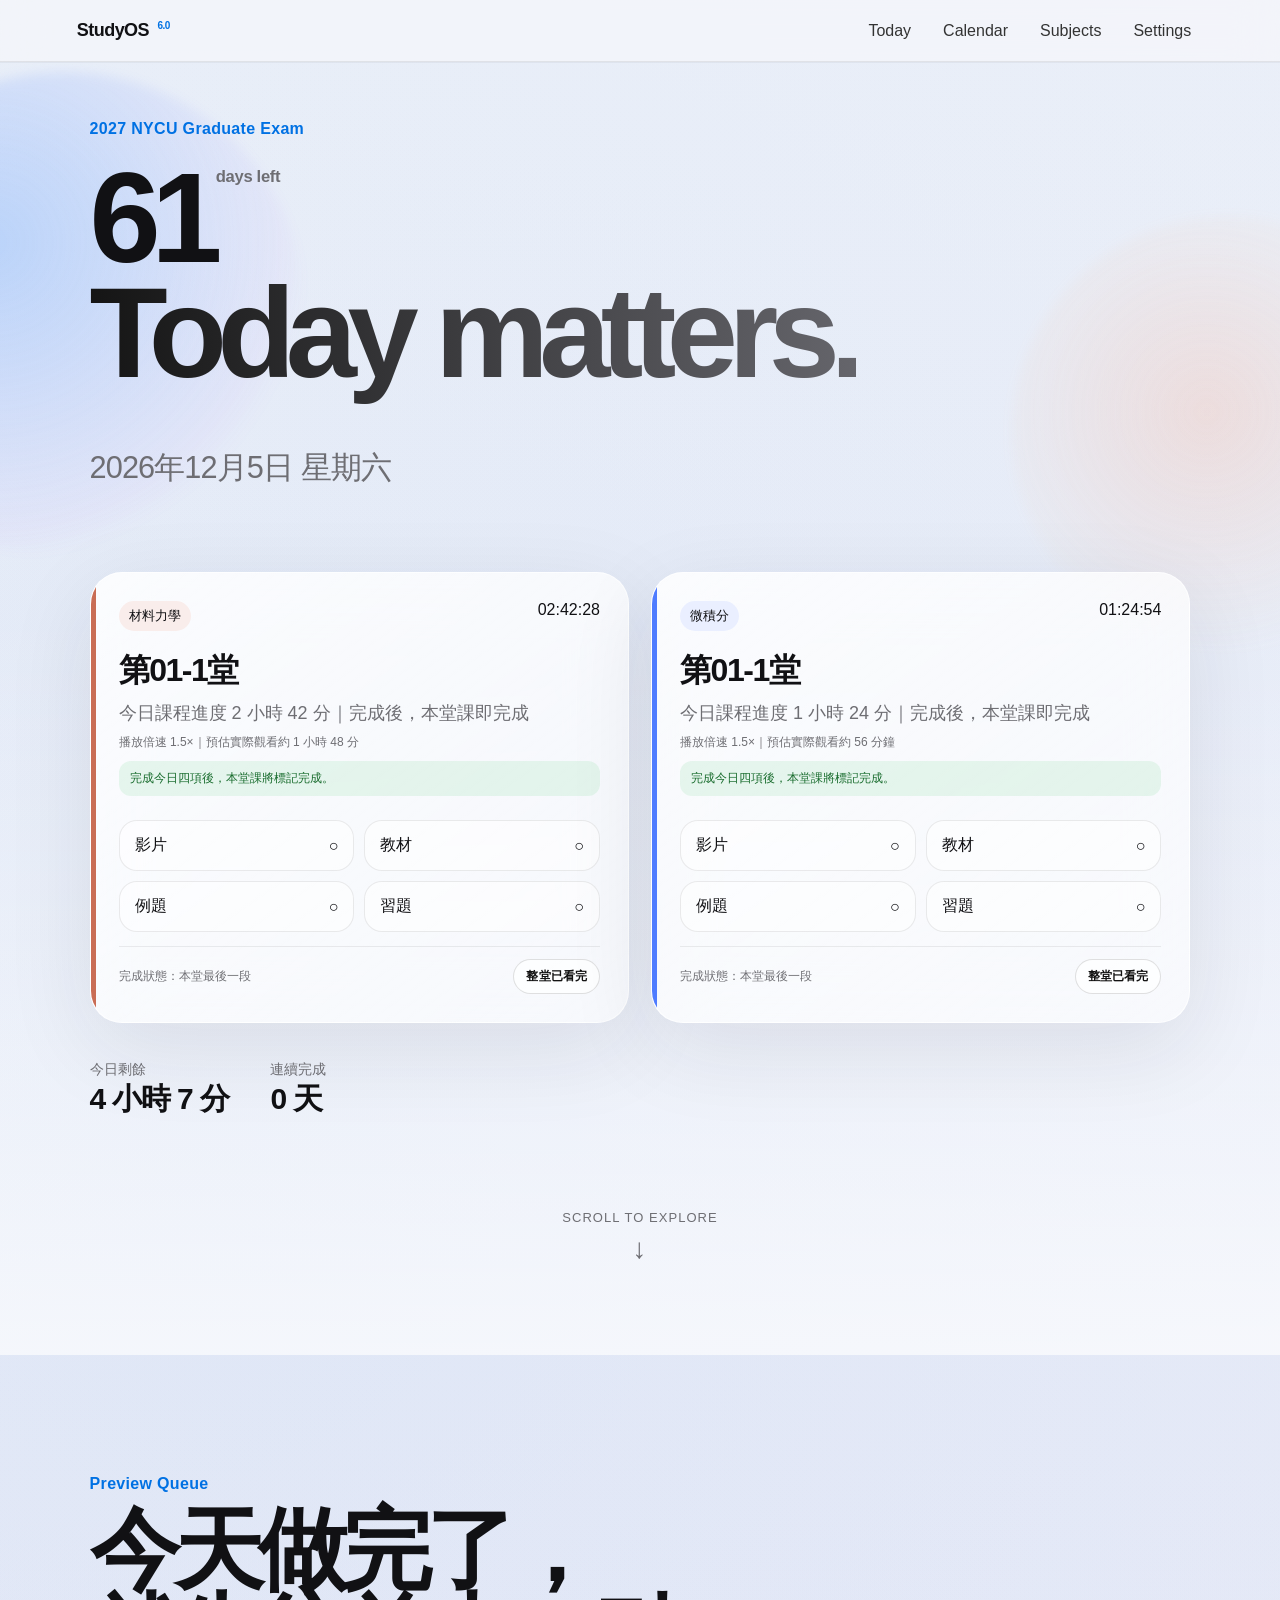
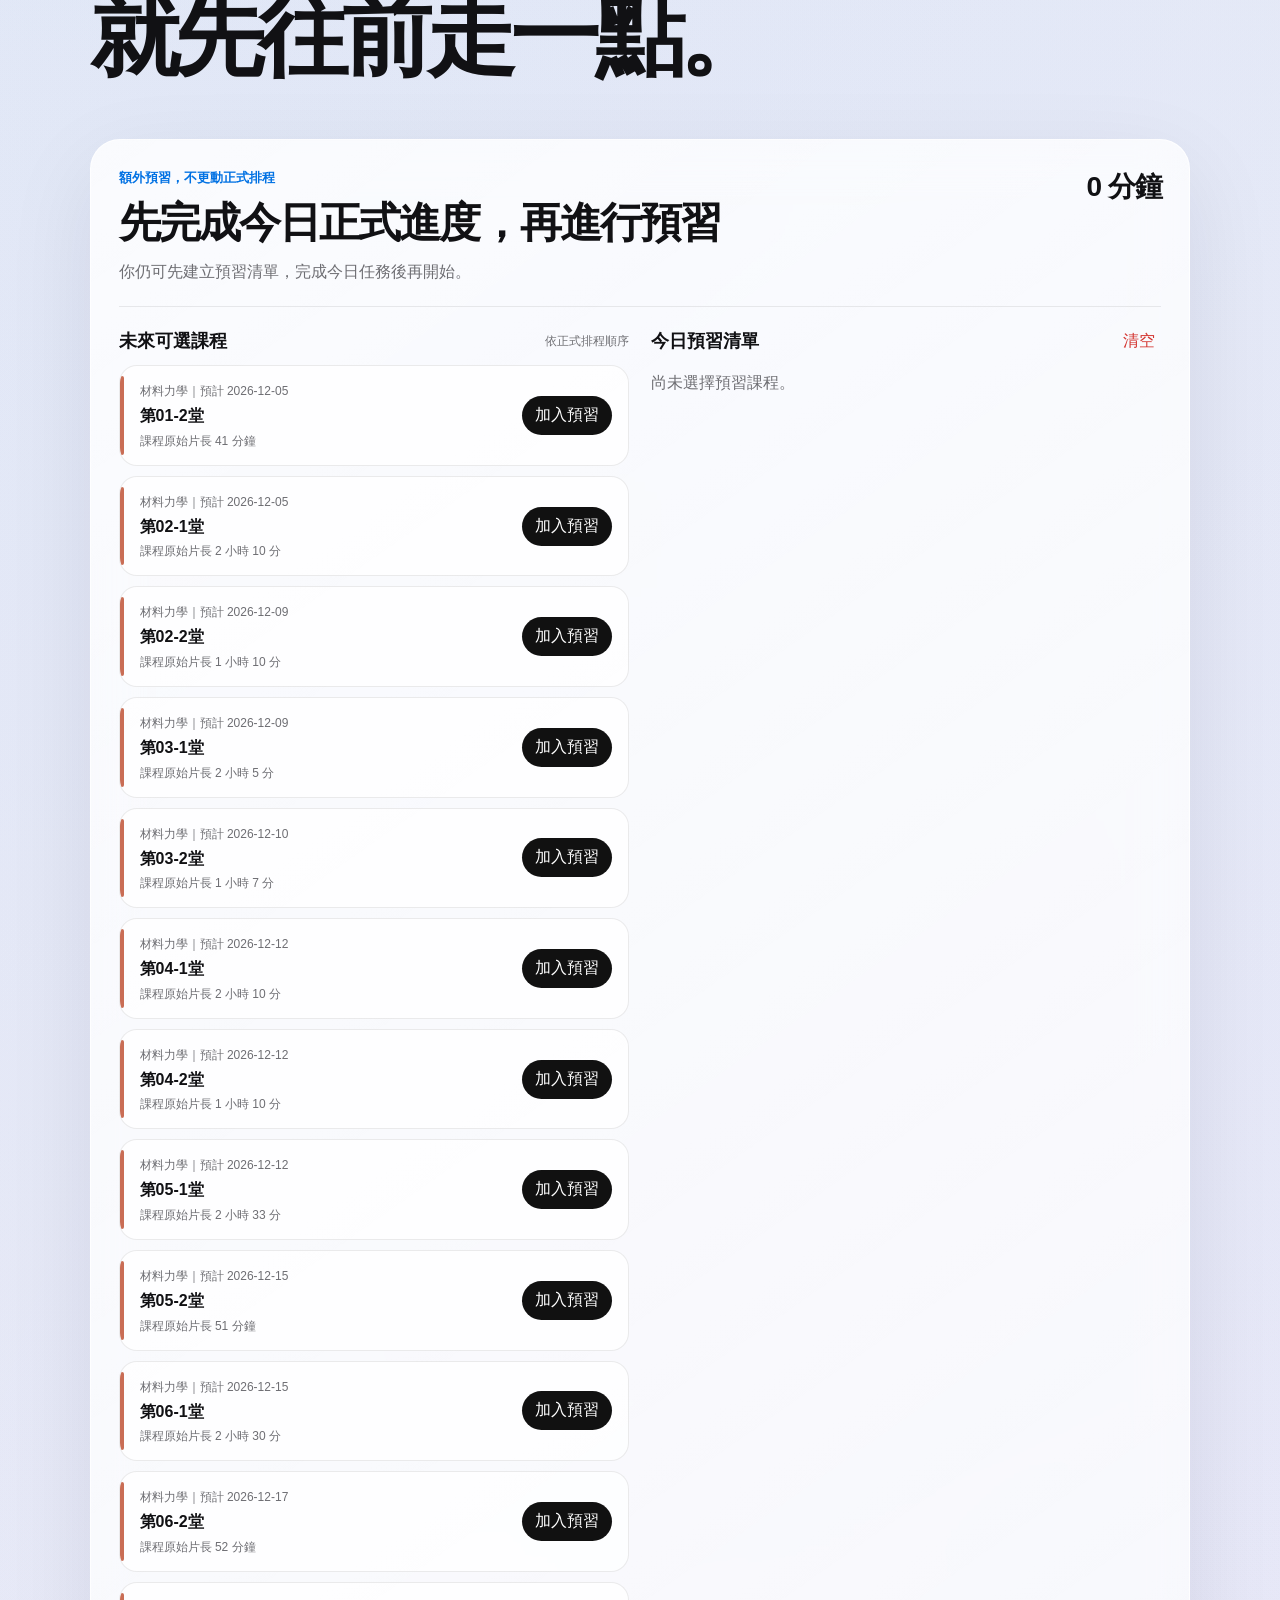
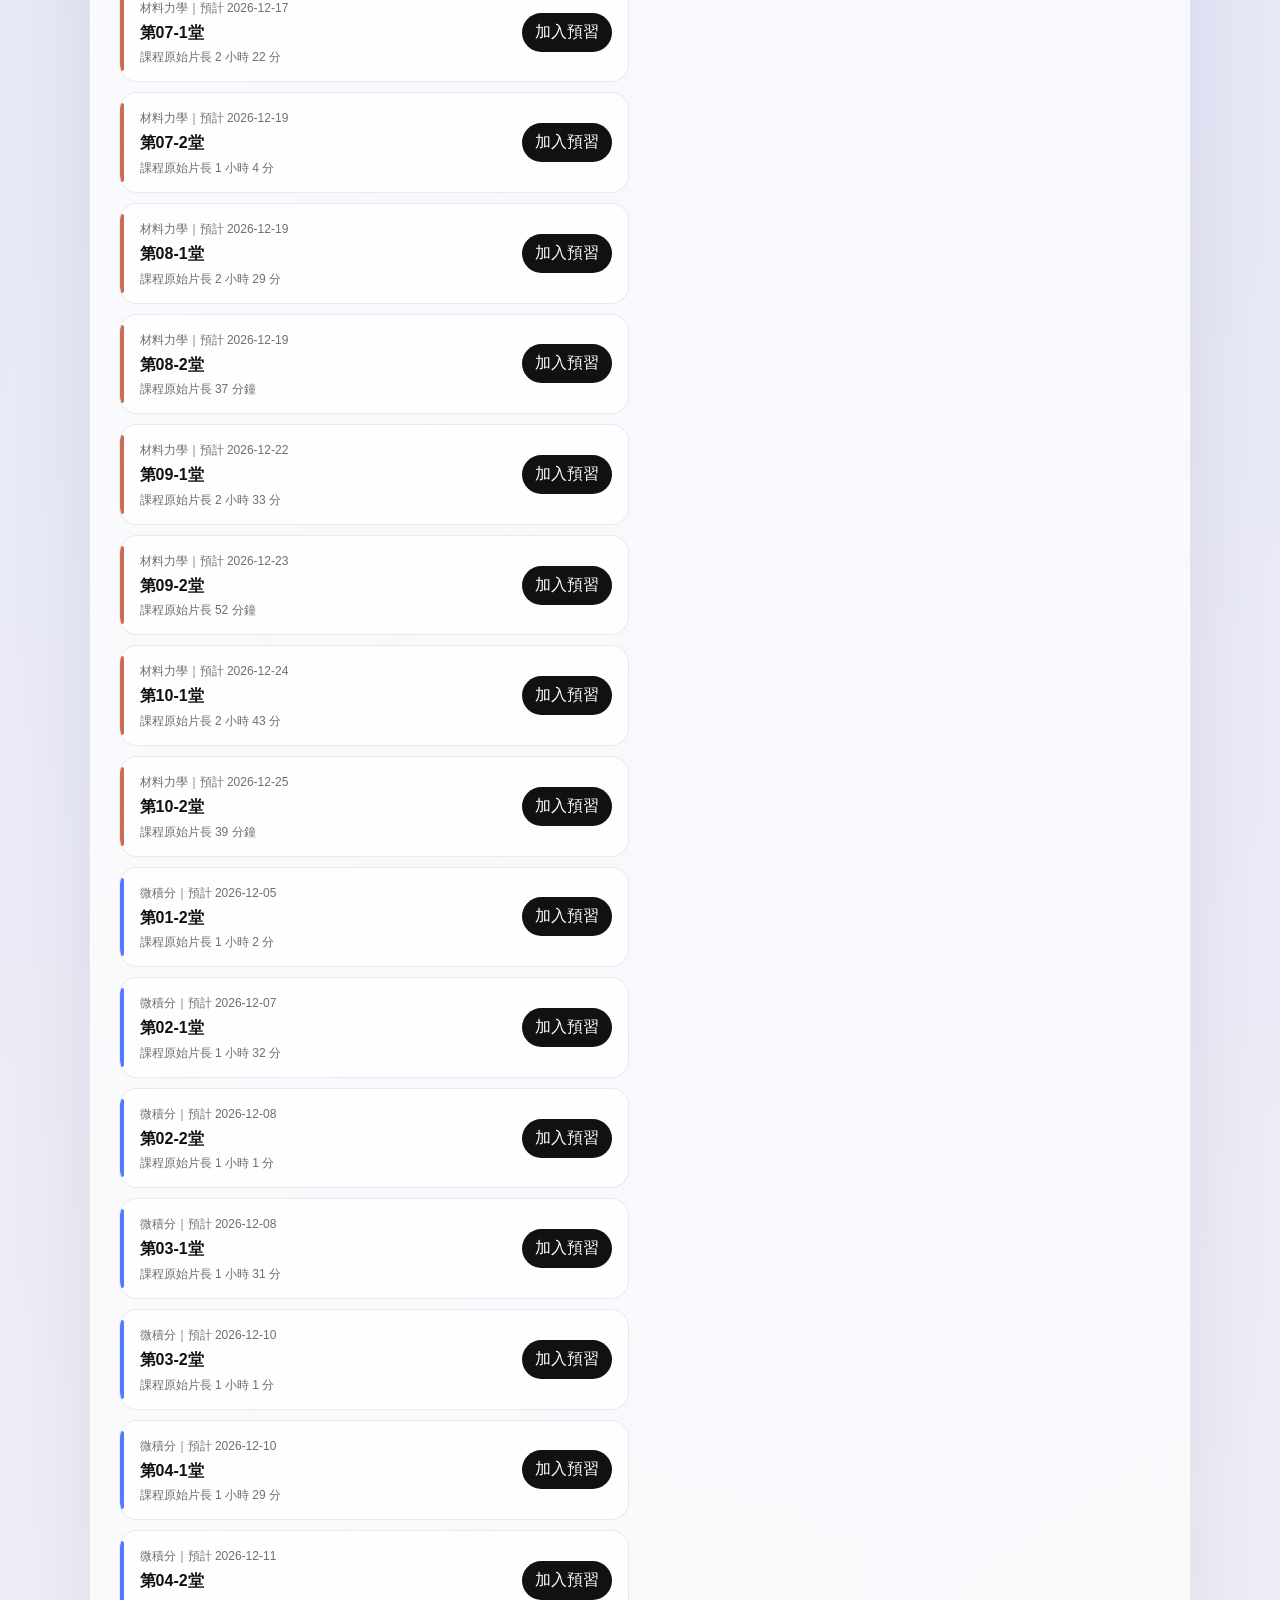
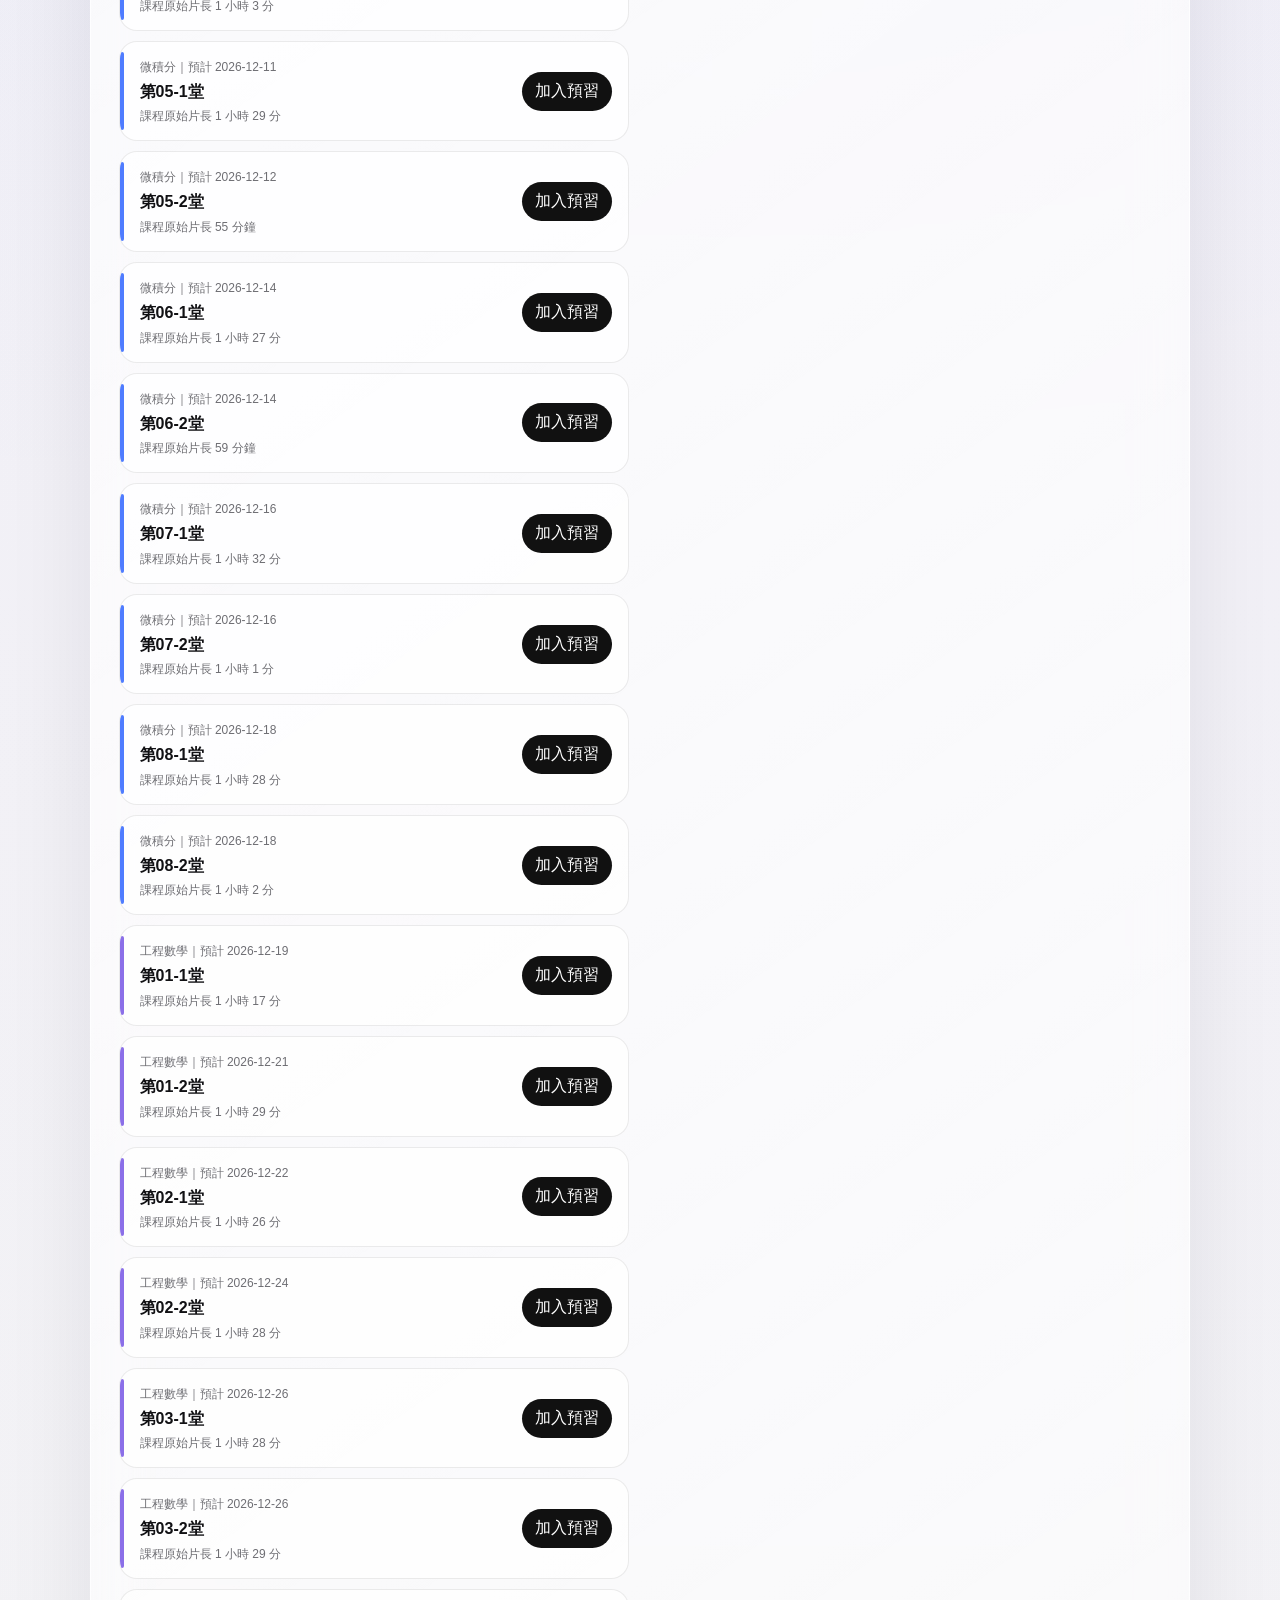
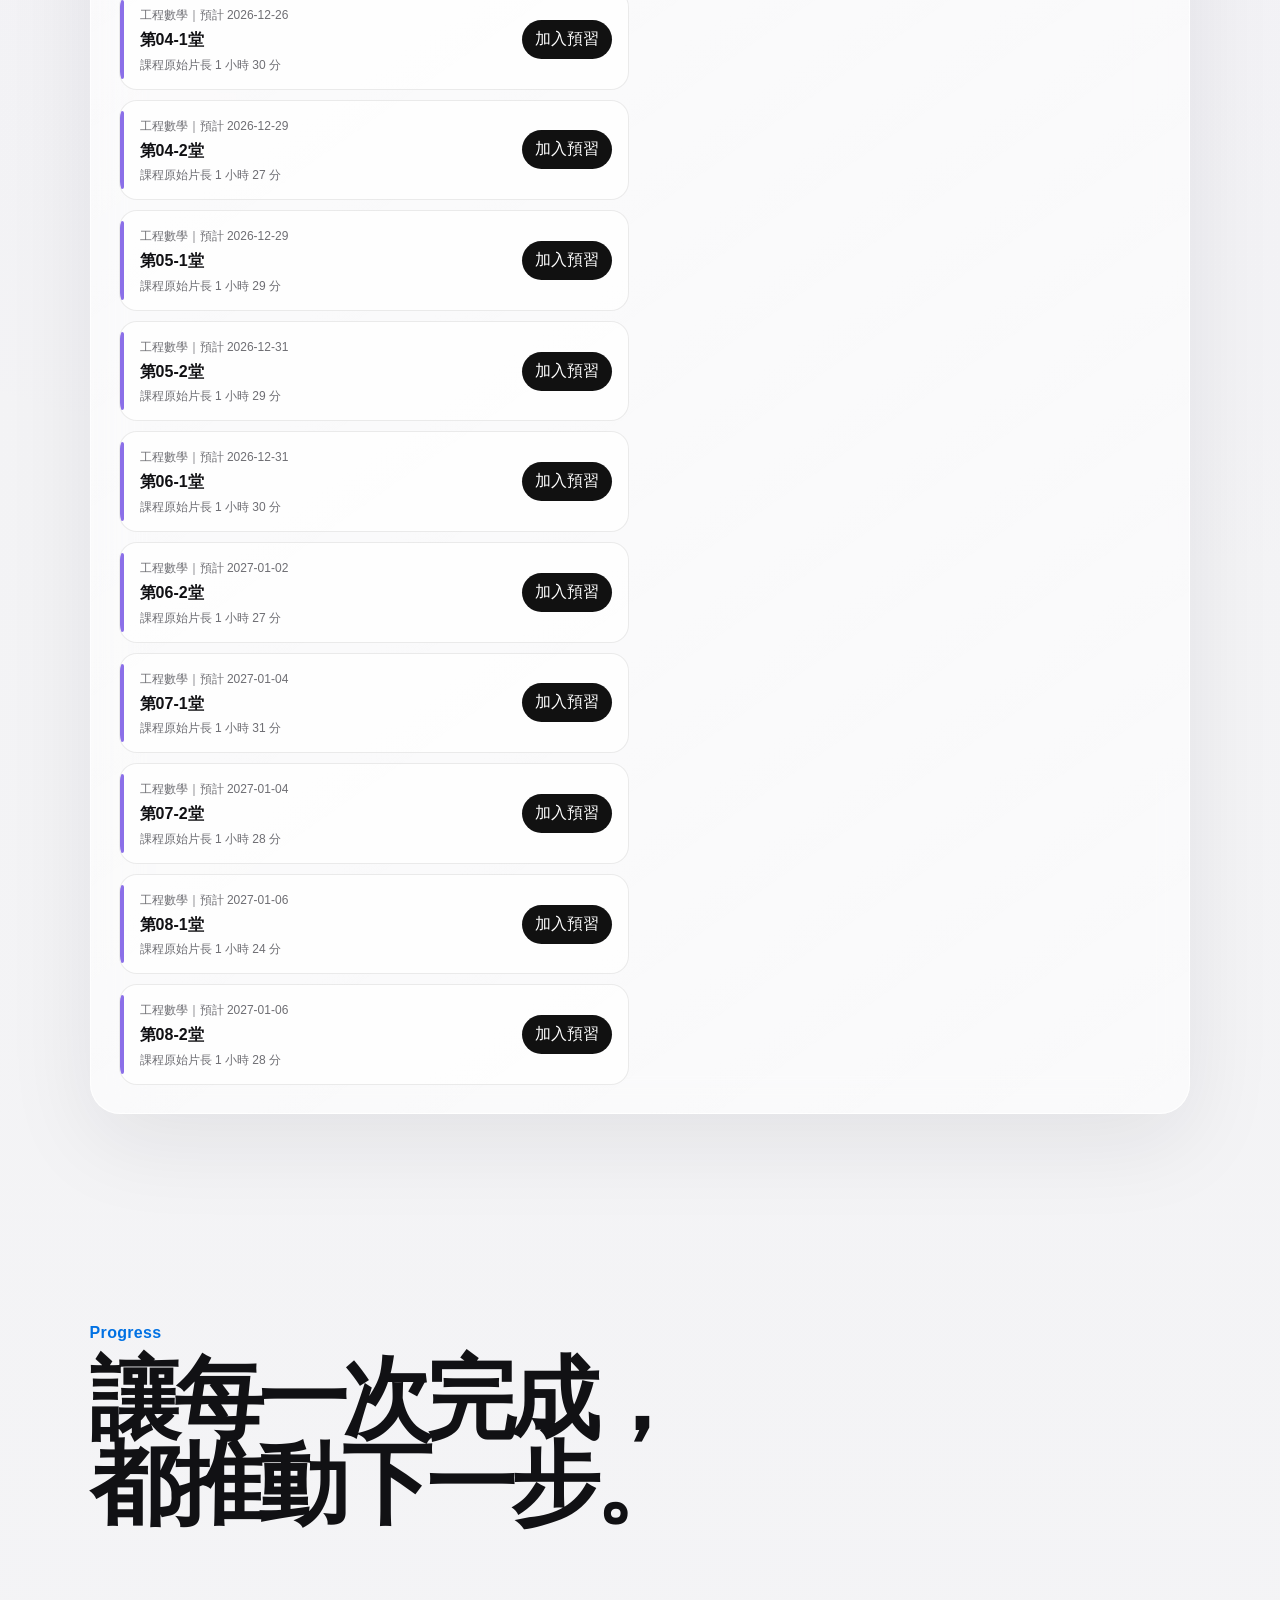
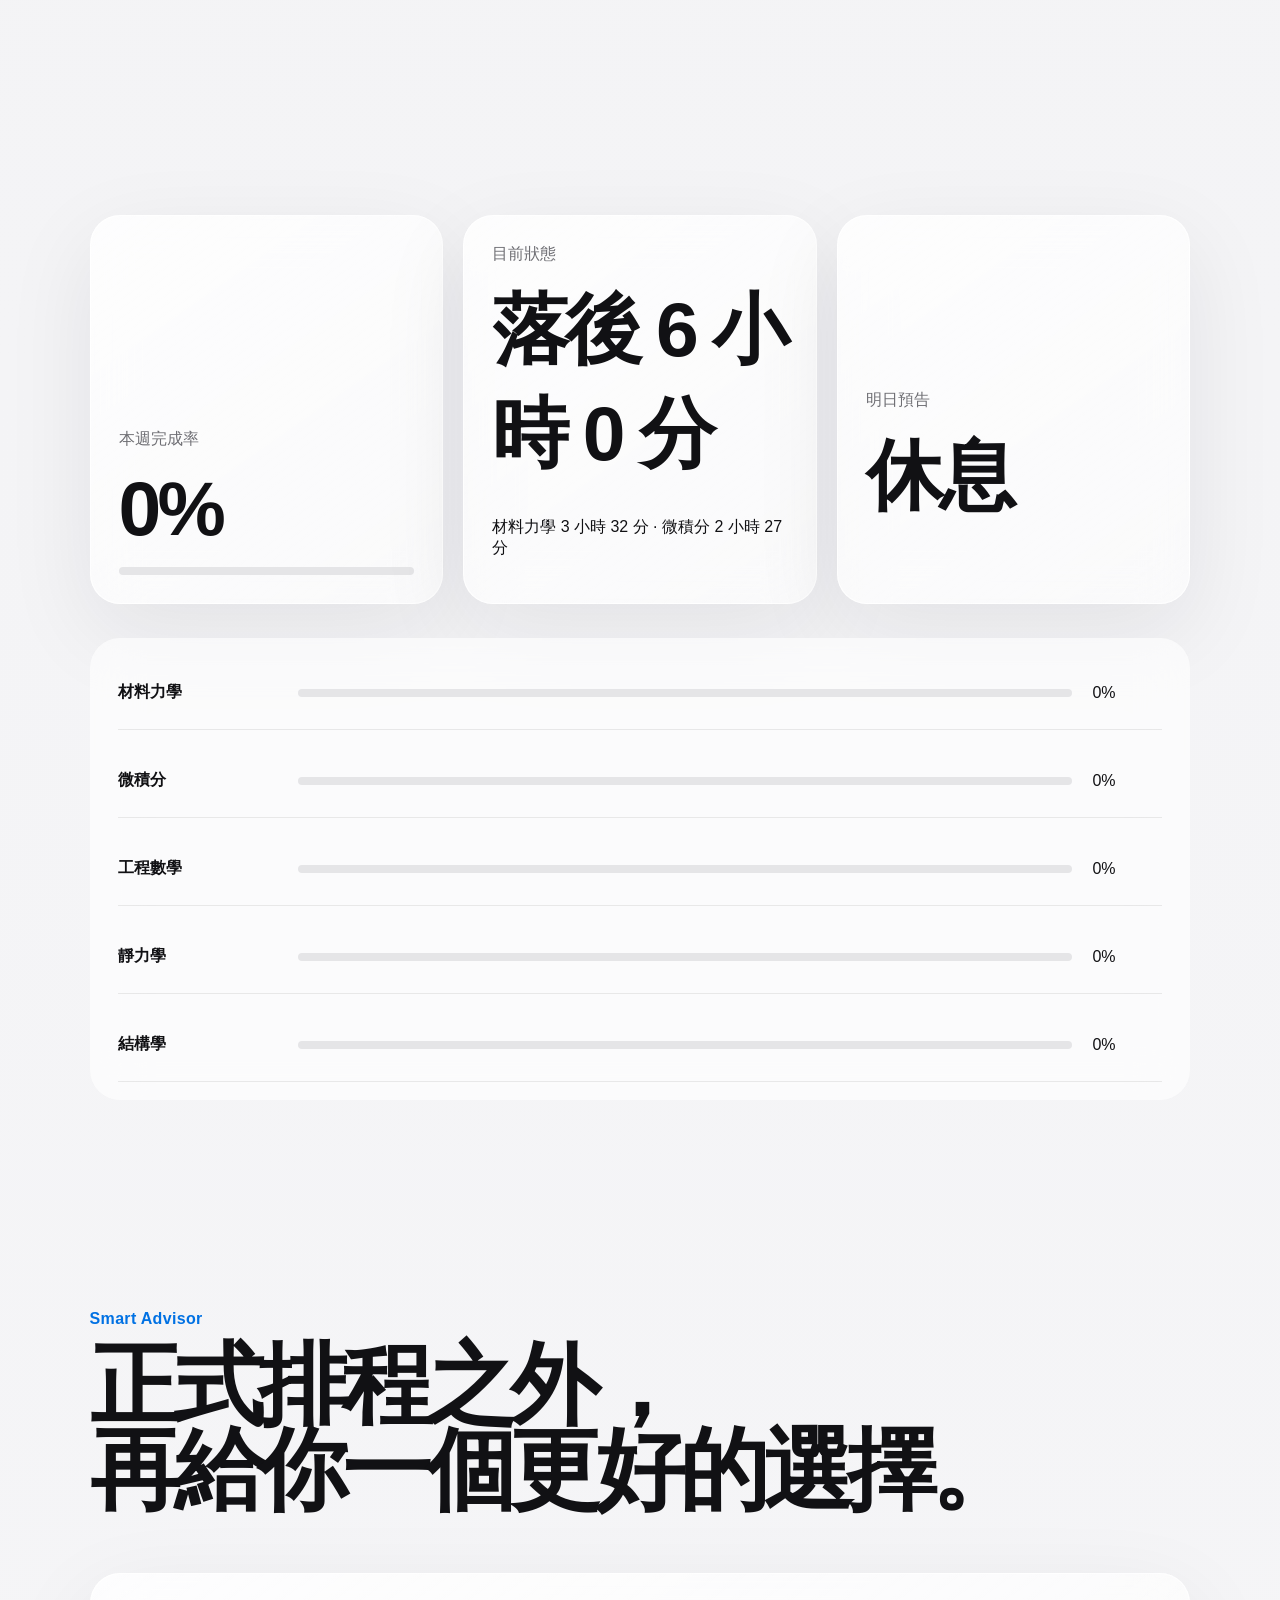
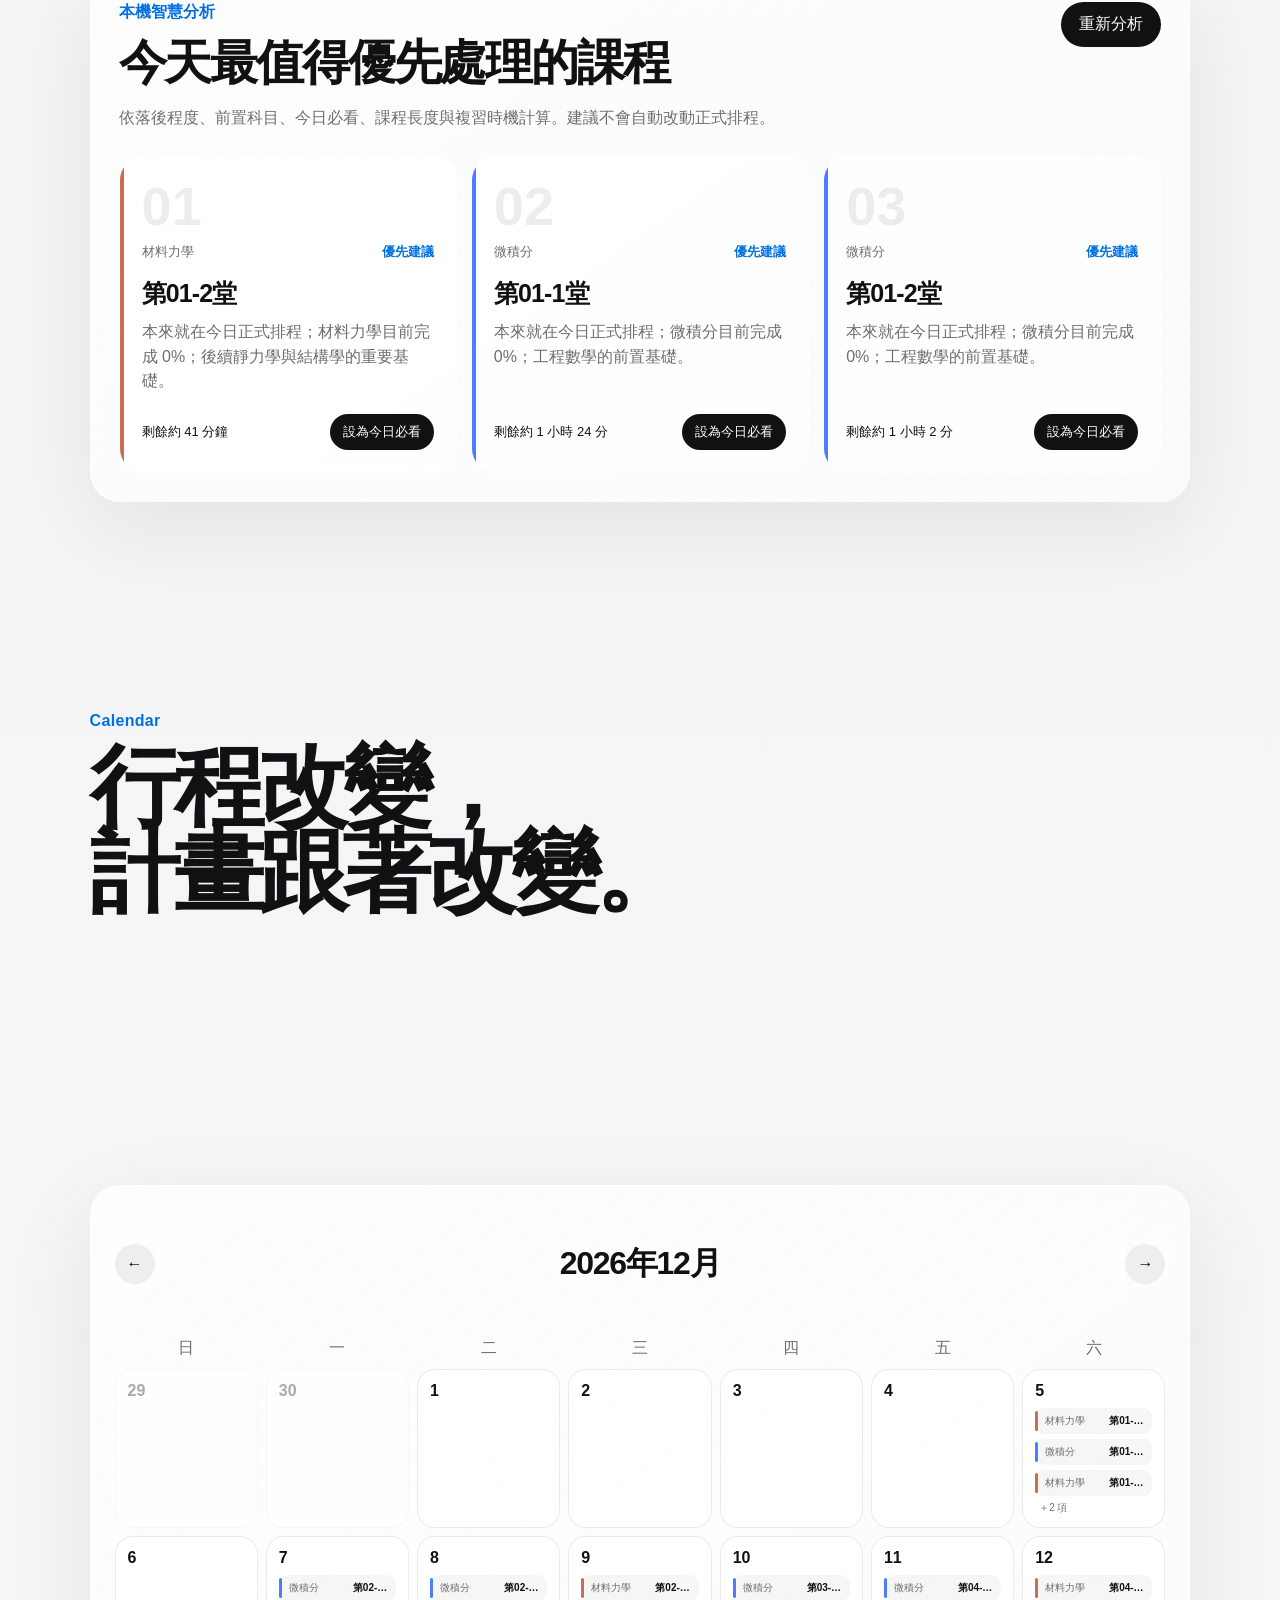
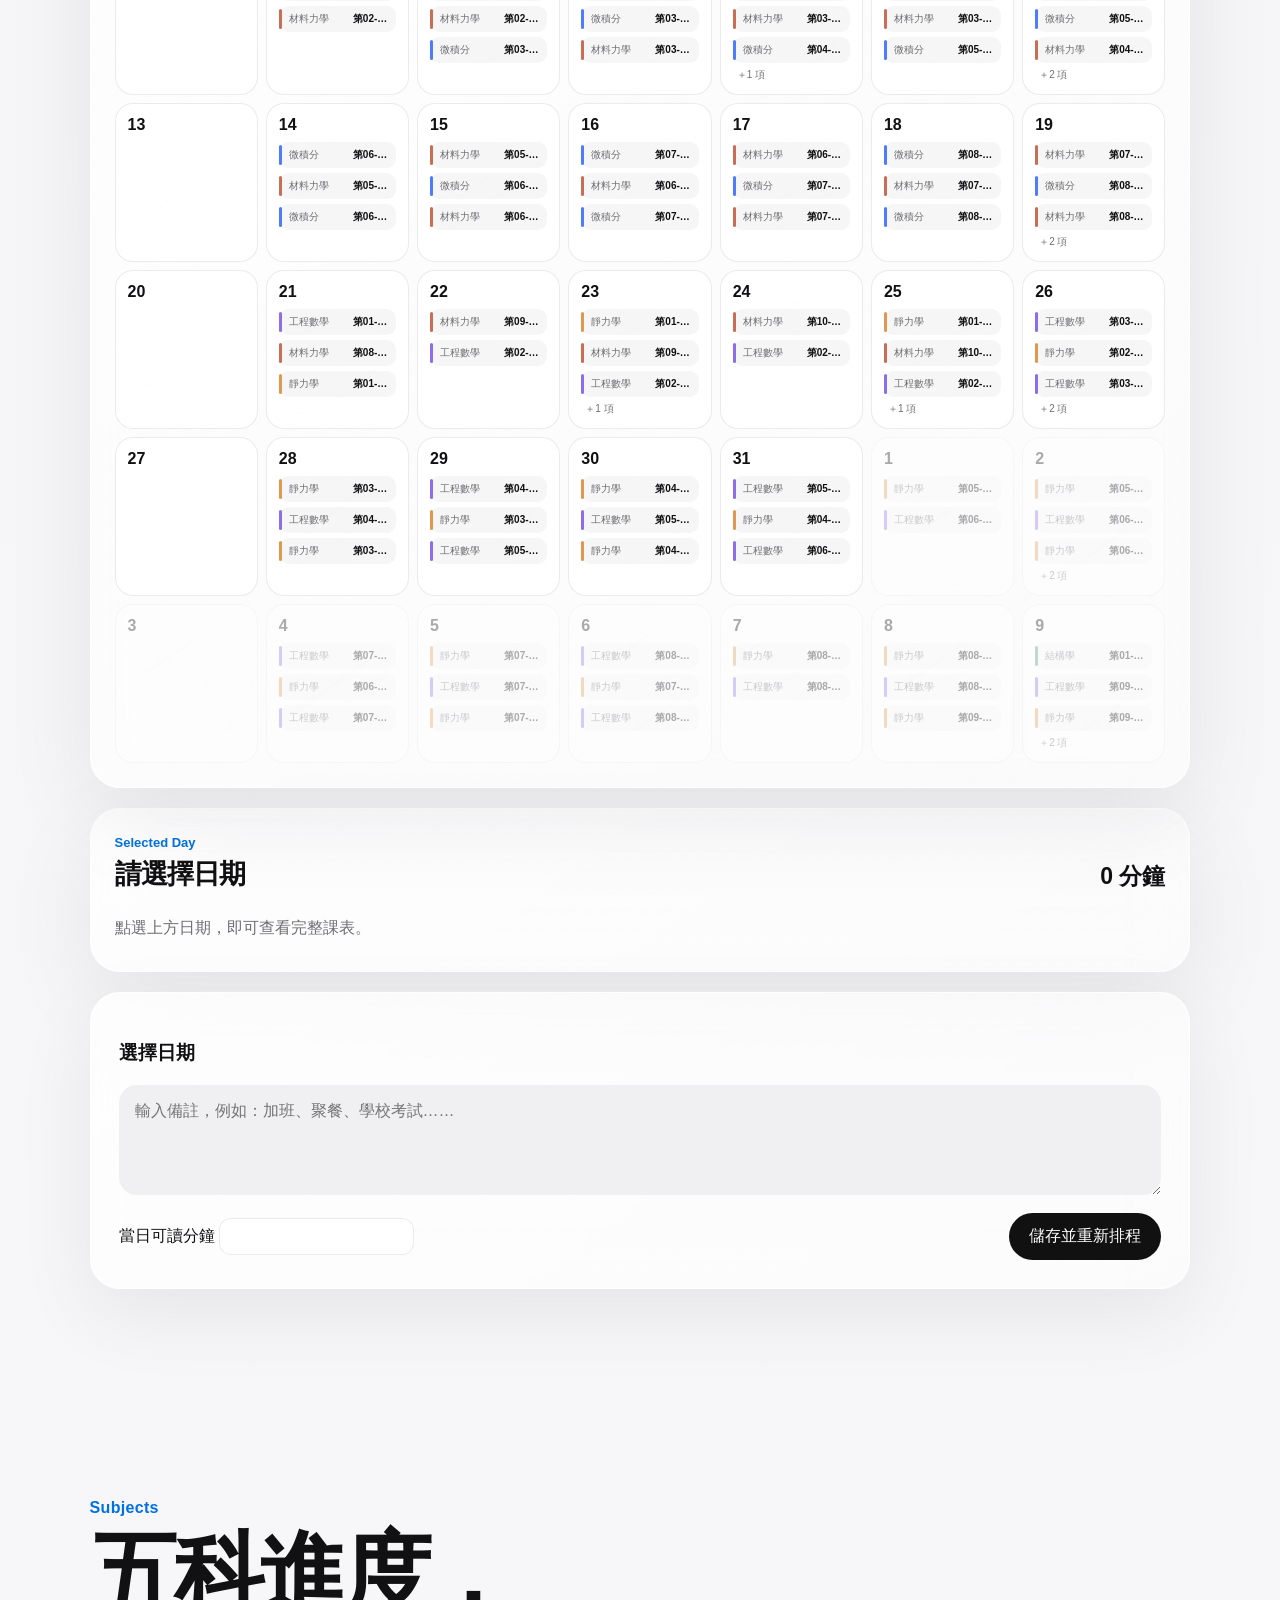
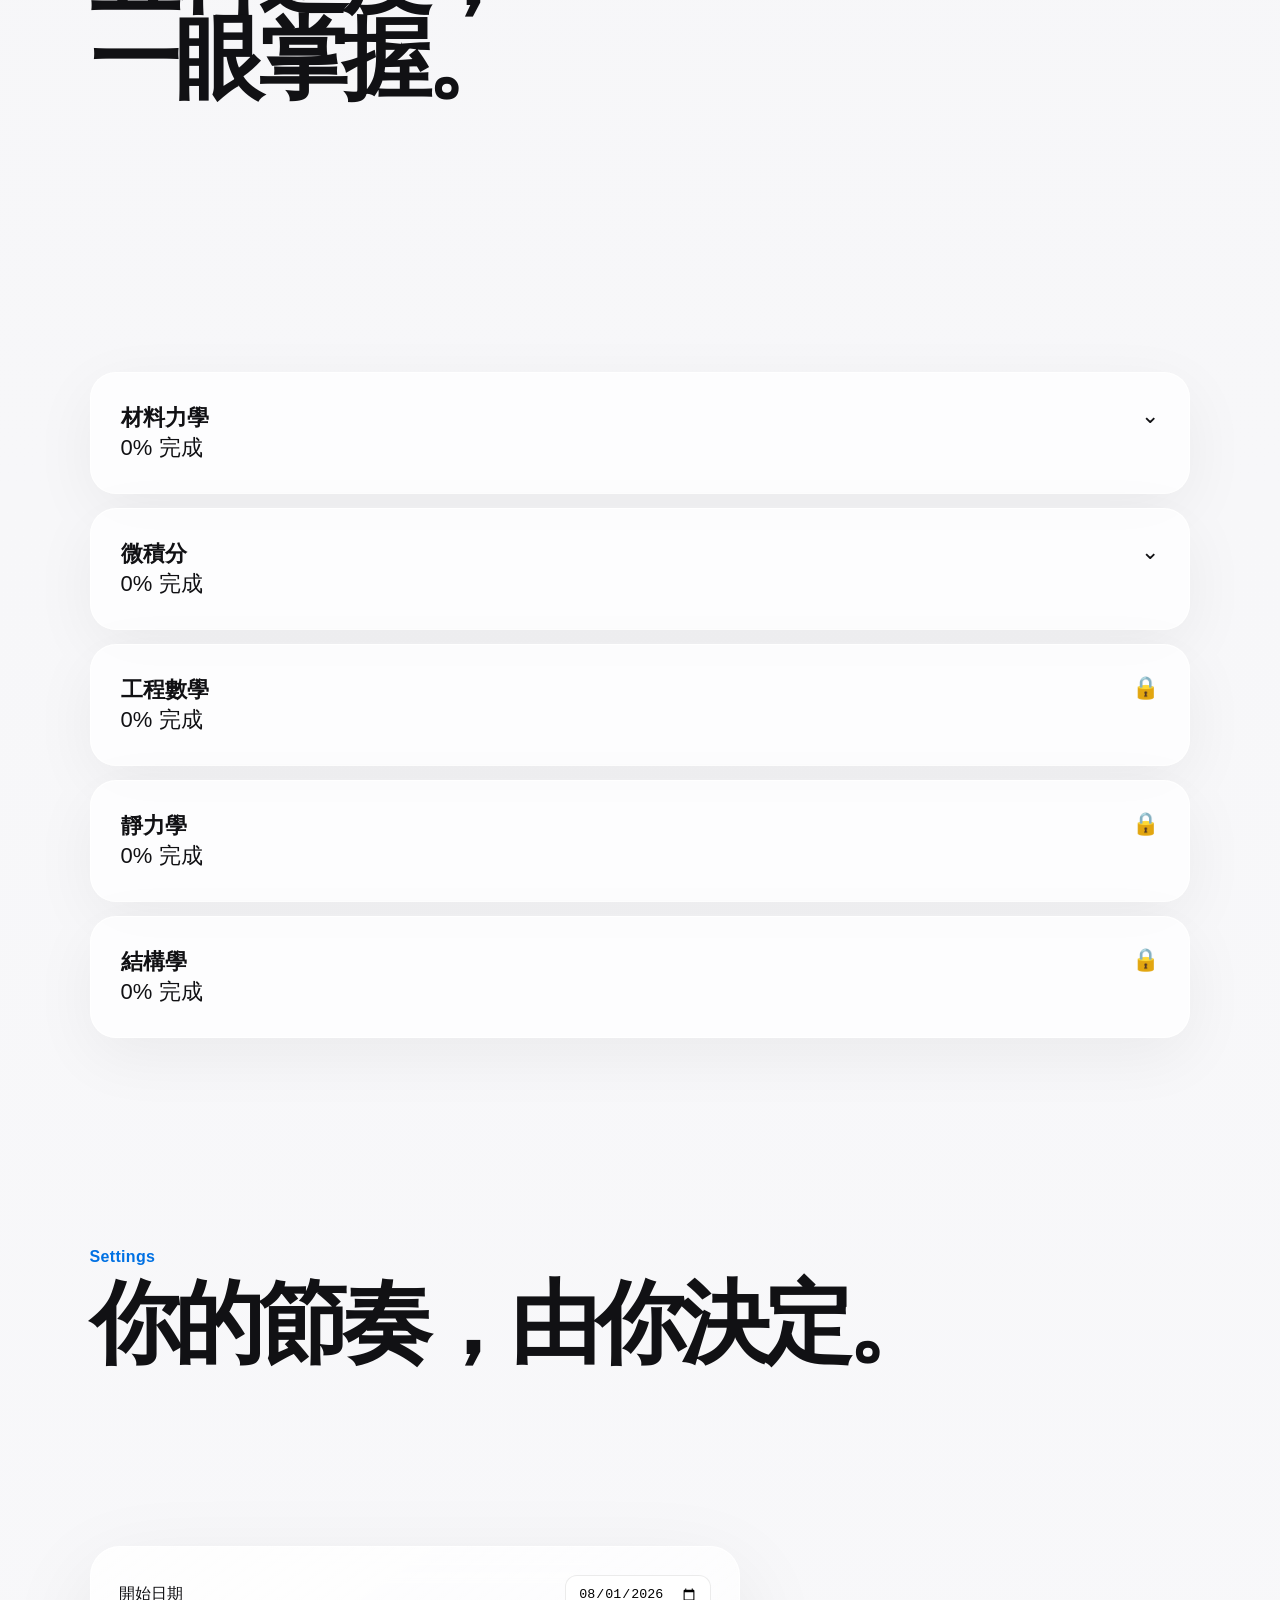
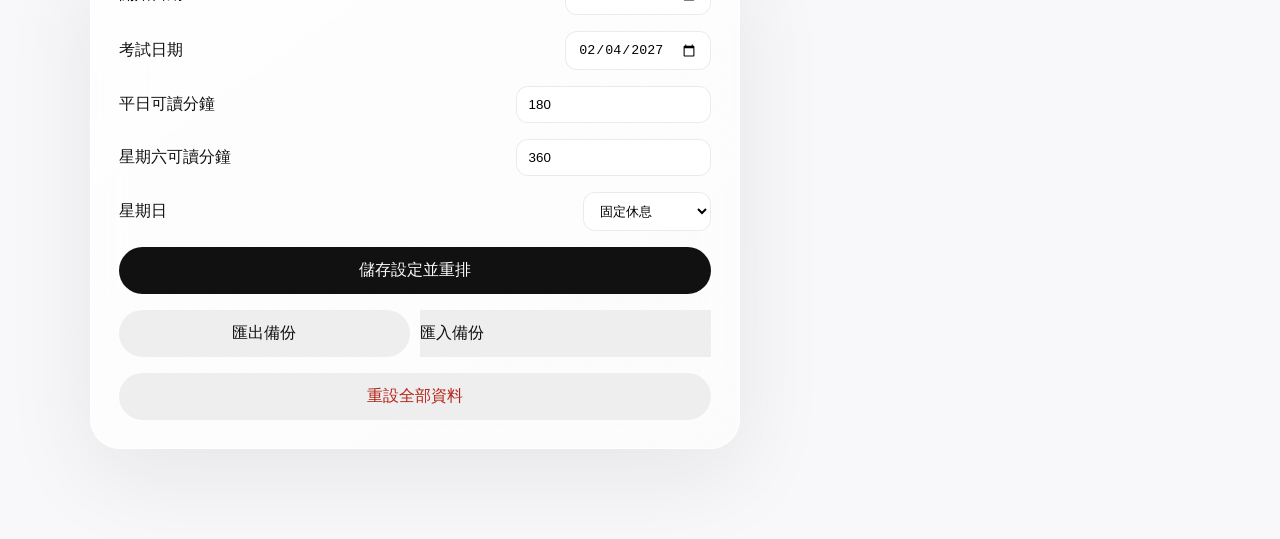
<file: index.html>
<!doctype html>
<html lang="zh-Hant">
<head>
<meta charset="utf-8"><meta name="viewport" content="width=device-width,initial-scale=1,viewport-fit=cover">
<meta name="theme-color" content="#f5f5f7">
<title>StudyOS 6.0 Stable</title>
<link rel="manifest" href="manifest.json">
<link rel="stylesheet" href="style.css">
</head>
<body>
<header class="nav">
  <div class="brand">StudyOS <sup>6.0</sup></div>
  <nav>
    <button data-go="today">Today</button>
    <button data-go="calendar">Calendar</button>
    <button data-go="subjects">Subjects</button>
    <button data-go="settings">Settings</button>
  </nav>
</header>

<main>
<section id="today" class="hero section">
  <div class="hero-orb orb-a"></div>
  <div class="hero-orb orb-b"></div>
  <div class="eyebrow">2027 NYCU Graduate Exam</div>
  <h1 class="hero-title"><span id="daysLeft">—</span><small>days left</small><br><em>Today matters.</em></h1>
  <p id="todayLabel" class="sub"></p>
  <div id="todayTasks" class="today-grid"></div>
  <div class="hero-meta">
    <div><span>今日剩餘</span><strong id="todayRemaining">0 分鐘</strong></div>
    <div><span>連續完成</span><strong id="streak">0 天</strong></div>
  </div>
  <div class="scroll-cue"><span>Scroll to explore</span><b>↓</b></div>
</section>


<section id="preview" class="section reveal">
  <div class="section-head">
    <span>Preview Queue</span>
    <h2>今天做完了，<br>就先往前走一點。</h2>
  </div>

  <div class="preview-shell glass">
    <div class="preview-status">
      <div>
        <span class="preview-kicker">額外預習，不更動正式排程</span>
        <h3 id="previewStatusTitle">完成今日任務後可開始預習</h3>
        <p id="previewStatusText">你可以從未來排程選擇課程，加入今天的額外預習清單。</p>
      </div>
      <strong id="previewTotal">0 分鐘</strong>
    </div>

    <div class="preview-columns">
      <section>
        <div class="preview-column-head">
          <h4>未來可選課程</h4>
          <span>依正式排程順序</span>
        </div>
        <div id="futurePreviewList" class="preview-list"></div>
      </section>

      <section>
        <div class="preview-column-head">
          <h4>今日預習清單</h4>
          <button id="clearPreviewQueue" type="button">清空</button>
        </div>
        <div id="selectedPreviewList" class="preview-list"></div>
      </section>
    </div>
  </div>
</section>

<section id="dashboard" class="section reveal">
  <div class="section-head sticky-copy"><span>Progress</span><h2>讓每一次完成，<br>都推動下一步。</h2></div>
  <div class="stats">
    <article class="glass"><span>本週完成率</span><strong id="weekRate">0%</strong><div class="bar"><i id="weekBar"></i></div></article>
    <article class="glass"><span>目前狀態</span><strong id="deltaText">準時</strong><p id="deltaSubjects"></p></article>
    <article class="glass"><span>明日預告</span><strong id="tomorrowTitle">—</strong><p id="tomorrowDetail"></p></article>
  </div>
  <div id="subjectProgress" class="progress-list"></div>
</section>


<section id="advisor" class="section reveal">
  <div class="section-head"><span>Smart Advisor</span><h2>正式排程之外，<br>再給你一個更好的選擇。</h2></div>
  <div class="advisor-shell glass">
    <div class="advisor-intro">
      <div>
        <span class="advisor-kicker">本機智慧分析</span>
        <h3>今天最值得優先處理的課程</h3>
        <p>依落後程度、前置科目、今日必看、課程長度與複習時機計算。建議不會自動改動正式排程。</p>
      </div>
      <button id="refreshAdvice" class="advisor-refresh" type="button">重新分析</button>
    </div>
    <div id="aiSuggestions" class="advisor-grid"></div>
  </div>
</section>

<section id="calendar" class="section reveal">
  <div class="section-head sticky-copy"><span>Calendar</span><h2>行程改變，<br>計畫跟著改變。</h2></div>
  <div class="calendar-wrap glass">
    <div class="calendar-toolbar"><button id="prevMonth">←</button><h3 id="monthLabel"></h3><button id="nextMonth">→</button></div>
    <div class="weekdays"><span>日</span><span>一</span><span>二</span><span>三</span><span>四</span><span>五</span><span>六</span></div>
    <div id="calendarGrid" class="calendar-grid"></div>
  </div>

  <div id="calendarDetail" class="calendar-detail glass">
    <div class="calendar-detail-head">
      <div><span>Selected Day</span><h3 id="calendarDetailDate">請選擇日期</h3></div>
      <strong id="calendarDetailTotal">0 分鐘</strong>
    </div>
    <div id="calendarCourseList" class="calendar-course-list">
      <p class="empty-copy">點選上方日期，即可查看完整課表。</p>
    </div>
  </div>

  <div class="note-editor glass">
    <h3 id="noteDate">選擇日期</h3>
    <textarea id="noteInput" placeholder="輸入備註，例如：加班、聚餐、學校考試……"></textarea>
    <div class="row"><label>當日可讀分鐘 <input id="capacityInput" type="number" min="0" step="15"></label><button id="saveNote">儲存並重新排程</button></div>
  </div>
</section>

<section id="subjects" class="section reveal">
  <div class="section-head sticky-copy"><span>Subjects</span><h2>五科進度，<br>一眼掌握。</h2></div>
  <div id="subjectAccordion" class="accordion"></div>
</section>

<section id="settings" class="section reveal">
  <div class="section-head"><span>Settings</span><h2>你的節奏，由你決定。</h2></div>
  <div class="settings-card glass">
    <label>開始日期 <input id="startDate" type="date"></label>
    <label>考試日期 <input id="examDate" type="date"></label>
    <label>平日可讀分鐘 <input id="weekdayCap" type="number" min="0"></label>
    <label>星期六可讀分鐘 <input id="saturdayCap" type="number" min="0"></label>
    <label>星期日 <select id="sundayMode"><option value="0">固定休息</option><option value="180">可讀 180 分鐘</option></select></label>
    <button id="saveSettings">儲存設定並重排</button>
    <div class="settings-actions">
      <button id="exportData" class="ghost">匯出備份</button>
      <label class="import-button ghost">匯入備份<input id="importData" type="file" accept=".json,application/json" hidden></label>
    </div>
    <button id="resetAll" class="ghost danger-outline">重設全部資料</button>
  </div>
</section>
</main>

<div id="toast" class="toast"></div>
<div id="lessonSheet" class="lesson-sheet" aria-hidden="true">
  <div class="sheet-backdrop" data-close-sheet></div>
  <section class="sheet-panel" role="dialog" aria-modal="true" aria-labelledby="sheetTitle">
    <div class="sheet-handle"></div>
    <div class="sheet-head">
      <div><span id="sheetSubject" class="sheet-subject">課程</span><h3 id="sheetTitle">編輯課程</h3></div>
      <button class="sheet-close" type="button" data-close-sheet aria-label="關閉">×</button>
    </div>
    <label class="sheet-field"><span>課程名稱</span><input id="editLessonName" type="text" autocomplete="off"></label>
    <label class="sheet-field"><span>精準片長（時:分:秒）</span><input id="editLessonDuration" type="text" inputmode="numeric" placeholder="01:30:00"><small>使用 HH:MM:SS，例如 01:07:04。</small></label>
    <div class="sheet-two">
      <label class="sheet-field"><span>目前看到（時:分:秒）</span><input id="editWatchPosition" type="text" inputmode="numeric" placeholder="00:00:00"></label>
      <label class="sheet-field"><span>播放倍速</span><select id="editPlaybackRate"><option>1</option><option>1.25</option><option selected>1.5</option><option>1.75</option><option>2</option></select></label>
    </div>
    <label class="sheet-field"><span>課程筆記</span><textarea id="editLessonNote" rows="5" placeholder="公式、老師提醒、錯題編號……"></textarea></label>
    <div class="sheet-flags">
      <label><input id="editFavorite" type="checkbox"> ⭐ 加入重點</label>
      <label><input id="editPinned" type="checkbox"> 📌 今日必看</label>
    </div>
    <div class="sheet-actions">
      <button id="saveLessonEdit" class="primary-action" type="button">儲存修改</button>
      <button id="toggleLessonStatus" class="secondary-action" type="button">標記完成</button>
      <button id="hideLesson" class="danger-action" type="button">隱藏這堂課</button>
      <button id="restoreHidden" class="secondary-action" type="button">管理已隱藏課程</button>
    </div>
  </section>
</div>


<script src="data.js"></script>
<script src="app.js"></script>
<script>if('serviceWorker' in navigator){navigator.serviceWorker.register('./sw.js')}</script>

</body></html>
</file>
<file: style.css>
:root{--bg:#f5f5f7;--ink:#111114;--muted:#6e6e73;--card:rgba(255,255,255,.72);--line:rgba(0,0,0,.08);--blue:#0071e3}
*{box-sizing:border-box}html{scroll-behavior:smooth}body{margin:0;background:var(--bg);color:var(--ink);font-family:-apple-system,BlinkMacSystemFont,"SF Pro Display","Segoe UI",sans-serif}
.nav{position:fixed;z-index:30;top:0;left:0;right:0;height:58px;display:flex;align-items:center;justify-content:space-between;padding:0 5vw;background:rgba(245,245,247,.72);backdrop-filter:blur(22px);border-bottom:1px solid var(--line)}
.brand{font-weight:700;letter-spacing:-.03em}.nav nav{display:flex;gap:8px}.nav button{border:0;background:transparent;padding:9px 12px;border-radius:999px;color:#333;cursor:pointer}.nav button:hover{background:#fff}
.section{min-height:100vh;padding:120px 7vw 90px;max-width:1500px;margin:auto}.hero{display:flex;flex-direction:column;justify-content:center}
.eyebrow,.section-head span{font-weight:650;color:var(--blue);letter-spacing:.02em}.hero h1{font-size:clamp(58px,10vw,150px);line-height:.9;letter-spacing:-.075em;margin:22px 0 26px;max-width:1200px}
.sub{font-size:clamp(20px,2.4vw,34px);color:var(--muted);letter-spacing:-.03em}.today-grid{display:grid;grid-template-columns:repeat(auto-fit,minmax(300px,1fr));gap:22px;margin-top:52px}
.task{position:relative;padding:28px;border-radius:32px;background:var(--card);backdrop-filter:blur(28px);border:1px solid rgba(255,255,255,.8);box-shadow:0 20px 60px rgba(0,0,0,.08);transition:.55s cubic-bezier(.2,.8,.2,1);overflow:hidden}
.task:hover{transform:translateY(-6px);box-shadow:0 28px 70px rgba(0,0,0,.12)}.task::before{content:"";position:absolute;inset:0 auto 0 0;width:5px;background:var(--accent)}
.task-top{display:flex;justify-content:space-between;align-items:flex-start}.pill{font-size:13px;padding:6px 10px;border-radius:999px;background:color-mix(in srgb,var(--accent) 12%,white)}
.task h3{font-size:32px;letter-spacing:-.045em;margin:18px 0 7px}.duration{font-size:18px;color:var(--muted)}.checks{display:grid;grid-template-columns:1fr 1fr;gap:10px;margin-top:24px}
.check{display:flex;align-items:center;justify-content:space-between;border:1px solid var(--line);padding:14px 15px;border-radius:18px;cursor:pointer;transition:.3s}.check.done{background:#111;color:#fff}.check input{display:none}
.hero-meta{display:flex;gap:42px;margin-top:38px}.hero-meta span{display:block;color:var(--muted);font-size:14px}.hero-meta strong{font-size:30px;letter-spacing:-.04em}
.scroll-cue{margin-top:90px;color:var(--muted);animation:float 2s infinite}@keyframes float{50%{transform:translateY(7px)}}
.reveal{opacity:0;transform:translateY(60px);transition:1s cubic-bezier(.2,.8,.2,1)}.reveal.visible{opacity:1;transform:none}
.section-head h2{font-size:clamp(48px,7vw,105px);line-height:.95;letter-spacing:-.065em;margin:15px 0 60px;max-width:1100px}
.stats{display:grid;grid-template-columns:repeat(3,1fr);gap:20px}.glass{background:var(--card);border:1px solid rgba(255,255,255,.8);backdrop-filter:blur(24px);border-radius:30px;padding:28px;box-shadow:0 20px 60px rgba(0,0,0,.07)}
.stats span{color:var(--muted)}.stats strong{display:block;font-size:42px;letter-spacing:-.05em;margin:14px 0}.bar{height:8px;background:#e5e5e7;border-radius:99px;overflow:hidden}.bar i{display:block;height:100%;width:0;background:#111;border-radius:99px;transition:1s}
.progress-list{margin-top:34px;display:grid;gap:14px}.progress-row{display:grid;grid-template-columns:160px 1fr 70px;gap:20px;align-items:center;padding:20px 0;border-bottom:1px solid var(--line)}.progress-row .bar i{background:var(--accent)}
.calendar-wrap{padding:24px}.calendar-toolbar{display:flex;justify-content:space-between;align-items:center}.calendar-toolbar button{border:0;background:#eee;border-radius:50%;width:40px;height:40px}.weekdays,.calendar-grid{display:grid;grid-template-columns:repeat(7,1fr);gap:8px}.weekdays{margin:20px 0 10px;color:var(--muted);text-align:center}
.day{min-height:100px;border:1px solid var(--line);border-radius:18px;padding:12px;background:rgba(255,255,255,.55);cursor:pointer;transition:.25s}.day:hover,.day.selected{transform:translateY(-3px);border-color:#111}.day.dim{opacity:.35}.day .dot{width:7px;height:7px;border-radius:50%;background:#ff9500;display:inline-block}
.note-editor{margin-top:20px}.note-editor textarea{width:100%;min-height:110px;border:0;background:#f0f0f2;border-radius:18px;padding:16px;font:inherit;resize:vertical}.row{display:flex;justify-content:space-between;gap:16px;align-items:center;margin-top:14px}
input,select{border:1px solid var(--line);border-radius:12px;padding:10px 12px;background:white}button{font:inherit}.row button,.settings-card button{border:0;background:#111;color:white;border-radius:999px;padding:13px 20px;cursor:pointer}
.accordion{display:grid;gap:14px}.subject-card{border-radius:26px;background:var(--card);overflow:hidden;border:1px solid rgba(255,255,255,.8)}.subject-head{padding:24px;display:flex;justify-content:space-between;cursor:pointer}.subject-lessons{max-height:0;overflow:hidden;transition:max-height .7s cubic-bezier(.2,.8,.2,1)}.subject-card.open .subject-lessons{max-height:4000px}.lesson{display:grid;grid-template-columns:1fr 120px 110px;gap:16px;padding:15px 24px;border-top:1px solid var(--line)}.lesson.done{opacity:.5;text-decoration:line-through}
.settings-card{display:grid;gap:16px;max-width:650px}.settings-card label{display:flex;justify-content:space-between;align-items:center}.settings-card .ghost{background:#eee;color:#111}
.toast{position:fixed;bottom:28px;left:50%;transform:translate(-50%,30px);opacity:0;background:#111;color:#fff;padding:13px 18px;border-radius:999px;transition:.35s;z-index:50}.toast.show{opacity:1;transform:translate(-50%,0)}
@media(max-width:850px){.nav nav button{font-size:0}.nav nav button::first-letter{font-size:16px}.section{padding-left:5vw;padding-right:5vw}.stats{grid-template-columns:1fr}.hero h1{font-size:64px}.hero-meta{flex-direction:column;gap:18px}.progress-row{grid-template-columns:95px 1fr 50px}.day{min-height:72px;padding:8px}.lesson{grid-template-columns:1fr 90px}.lesson span:last-child{display:none}}

/* StudyOS v2 — Apple-inspired visual layer */
body{
  background:
    radial-gradient(circle at 15% 8%, rgba(74,144,226,.12), transparent 30%),
    radial-gradient(circle at 85% 22%, rgba(180,150,255,.10), transparent 32%),
    linear-gradient(180deg,#f8f8fa 0%,#f3f3f5 45%,#f8f8fa 100%);
  overflow-x:hidden;
}
.nav{height:62px;padding-inline:6vw;background:rgba(248,248,250,.64);box-shadow:0 1px 0 rgba(0,0,0,.04)}
.brand{font-size:18px}
.hero{position:relative;isolation:isolate;min-height:118vh;overflow:hidden}
.hero::after{content:"";position:absolute;z-index:-2;inset:45% -20% -20%;background:linear-gradient(180deg,transparent,rgba(255,255,255,.9))}
.hero-orb{position:absolute;z-index:-1;border-radius:50%;filter:blur(6px);opacity:.65;animation:orbFloat 11s ease-in-out infinite}
.orb-a{width:38vw;height:38vw;left:-14vw;top:8vh;background:radial-gradient(circle at 35% 35%,rgba(80,150,255,.45),rgba(160,110,255,.08) 65%,transparent 72%)}
.orb-b{width:34vw;height:34vw;right:-13vw;top:24vh;background:radial-gradient(circle at 45% 45%,rgba(255,160,120,.32),rgba(255,210,150,.05) 65%,transparent 73%);animation-delay:-5s}
@keyframes orbFloat{50%{transform:translate3d(0,32px,0) scale(1.06)}}
.hero-title{font-weight:700}
.hero-title small{display:inline-block;margin-left:.18em;font-size:.13em;letter-spacing:-.02em;color:var(--muted);vertical-align:top;padding-top:.6em}
.hero-title em{font-style:normal;background:linear-gradient(90deg,#151515,#65656b);-webkit-background-clip:text;color:transparent}
.today-grid{perspective:1600px}
.task{transform-style:preserve-3d;background:linear-gradient(145deg,rgba(255,255,255,.84),rgba(255,255,255,.58));box-shadow:0 25px 90px rgba(32,36,48,.09)}
.task:hover{transform:translateY(-9px) rotateX(1deg) rotateY(-1deg)}
.check{background:rgba(255,255,255,.52)}
.check:hover{background:white;transform:translateY(-1px)}
.check.done{background:linear-gradient(135deg,#171719,#333338)}
.scroll-cue{display:flex;flex-direction:column;align-items:center;gap:8px;font-size:13px;letter-spacing:.08em;text-transform:uppercase}
.scroll-cue b{font-size:28px;font-weight:400}
.section{position:relative}
.section-head.sticky-copy{position:sticky;top:100px;z-index:0;pointer-events:none}
.stats,.progress-list,.calendar-wrap,.note-editor,.accordion,.settings-card{position:relative;z-index:1}
.stats{margin-top:32vh}
.glass{background:linear-gradient(145deg,rgba(255,255,255,.82),rgba(255,255,255,.55));box-shadow:0 28px 90px rgba(23,27,39,.08)}
.stats article{min-height:250px;display:flex;flex-direction:column;justify-content:flex-end}
.stats strong{font-size:clamp(46px,6vw,84px)}
.progress-list{padding:18px 28px;border-radius:30px;background:rgba(255,255,255,.62);backdrop-filter:blur(24px)}
.progress-row{padding-block:26px}
.calendar-wrap{margin-top:30vh}
.calendar-toolbar h3{font-size:32px;letter-spacing:-.04em}
.day{background:rgba(255,255,255,.62);backdrop-filter:blur(12px)}
.day:hover,.day.selected{background:#fff;box-shadow:0 15px 40px rgba(0,0,0,.08)}
.note-editor{box-shadow:0 25px 80px rgba(0,0,0,.07)}
.accordion{margin-top:30vh}
.subject-head{font-size:22px;padding:30px}
.subject-card{box-shadow:0 18px 65px rgba(0,0,0,.055)}
.settings-card{margin-top:20vh}
@media(max-width:850px){
 .hero{min-height:105vh}
 .hero-title small{display:block;margin:.45em 0 0;font-size:.18em}
 .stats,.calendar-wrap,.accordion{margin-top:16vh}
 .section-head.sticky-copy{position:relative;top:auto}
 .orb-a,.orb-b{width:80vw;height:80vw}
}
@media(prefers-reduced-motion:reduce){*{scroll-behavior:auto!important;animation:none!important;transition:none!important}}

/* StudyOS v2.1 — 編輯與復原 */
.lesson{grid-template-columns:minmax(160px,1fr) 120px 110px 48px;align-items:center}
.lesson-more{width:36px;height:36px;border:0;border-radius:50%;background:rgba(0,0,0,.045);cursor:pointer;font-size:20px;display:grid;place-items:center;transition:.25s}
.lesson-more:hover{background:#111;color:#fff;transform:scale(1.05)}
.lesson-sheet{position:fixed;inset:0;z-index:100;pointer-events:none;visibility:hidden}
.lesson-sheet.open{pointer-events:auto;visibility:visible}
.sheet-backdrop{position:absolute;inset:0;background:rgba(0,0,0,.28);backdrop-filter:blur(10px);opacity:0;transition:.32s}
.lesson-sheet.open .sheet-backdrop{opacity:1}
.sheet-panel{position:absolute;left:50%;bottom:18px;width:min(620px,calc(100% - 28px));transform:translate(-50%,calc(100% + 40px));background:rgba(250,250,252,.96);backdrop-filter:blur(34px);border:1px solid rgba(255,255,255,.9);border-radius:32px;padding:16px 24px 24px;box-shadow:0 36px 120px rgba(0,0,0,.24);transition:.48s cubic-bezier(.2,.85,.2,1)}
.lesson-sheet.open .sheet-panel{transform:translate(-50%,0)}
.sheet-handle{width:44px;height:5px;background:#d2d2d7;border-radius:99px;margin:0 auto 18px}
.sheet-head{display:flex;justify-content:space-between;align-items:flex-start;gap:16px}
.sheet-subject{color:var(--blue);font-size:14px;font-weight:650}
.sheet-head h3{font-size:34px;letter-spacing:-.045em;margin:5px 0 20px}
.sheet-close{width:38px;height:38px;border:0;border-radius:50%;background:#e9e9ec;font-size:25px;cursor:pointer}
.sheet-field{display:grid;gap:8px;margin:16px 0}.sheet-field span{font-weight:650}
.sheet-field input{width:100%;font-size:18px;padding:14px 15px;border-radius:15px;border:1px solid rgba(0,0,0,.09);background:white}
.sheet-field small{color:var(--muted)}
.sheet-actions{display:grid;gap:10px;margin-top:22px}.sheet-actions button{border:0;border-radius:999px;padding:14px 18px;font-weight:650;cursor:pointer}
.primary-action{background:#111;color:white}.secondary-action{background:#e9e9ec;color:#111}.danger-action{background:#fff0f0;color:#b42318}
.toast{display:flex;align-items:center;gap:12px;white-space:nowrap}.toast .undo-btn{border:0;border-left:1px solid rgba(255,255,255,.25);background:transparent;color:#6cb6ff;font-weight:700;padding-left:12px;cursor:pointer}
@media(max-width:850px){.lesson{grid-template-columns:1fr 86px 42px}.lesson>span:nth-of-type(2){display:none}.sheet-panel{bottom:8px;border-radius:28px}}


/* StudyOS 3.0 */
.brand sup{font-size:10px;color:#0071e3;margin-left:4px;vertical-align:top}
.settings-actions{display:grid;grid-template-columns:1fr 1fr;gap:10px}
.import-button{display:grid;place-items:center;cursor:pointer}
.danger-outline{color:#b42318!important;border-color:rgba(180,35,24,.25)!important}
.sheet-two{display:grid;grid-template-columns:1fr 1fr;gap:12px}
.sheet-field textarea,.sheet-field select{
  width:100%;font:inherit;padding:14px 15px;border-radius:15px;
  border:1px solid rgba(0,0,0,.09);background:#fff;resize:vertical;
}
.sheet-flags{display:flex;flex-wrap:wrap;gap:10px;margin:14px 0}
.sheet-flags label{
  display:flex;align-items:center;gap:8px;padding:10px 13px;
  border-radius:999px;background:rgba(0,0,0,.045);cursor:pointer
}
.lesson-meta{display:flex;gap:7px;align-items:center;font-size:13px;color:#666}
.lesson-badge{
  display:inline-grid;place-items:center;min-width:26px;height:26px;padding:0 7px;
  border-radius:999px;background:rgba(0,113,227,.1);color:#0066cc;font-size:12px
}
.lesson-note-preview{display:block;margin-top:5px;font-size:12px;color:#777;font-weight:400}
.backup-notice{
  padding:14px 16px;border-radius:16px;background:rgba(0,113,227,.08);
  color:#065ca8;margin-bottom:12px;font-size:14px
}
@media(max-width:700px){
 .sheet-two,.settings-actions{grid-template-columns:1fr}
}


/* StudyOS 4.0 — Smart Advisor + Calendar Detail */
.advisor-shell{padding:28px;margin-top:40px}
.advisor-intro{display:flex;justify-content:space-between;align-items:flex-start;gap:24px;margin-bottom:24px}
.advisor-kicker{display:inline-block;color:var(--blue);font-weight:700;margin-bottom:8px}
.advisor-intro h3{font-size:clamp(28px,4vw,48px);letter-spacing:-.045em;margin:0 0 10px}
.advisor-intro p{max-width:720px;color:var(--muted);line-height:1.65;margin:0}
.advisor-refresh{border:0;border-radius:999px;padding:12px 18px;background:#111;color:#fff;cursor:pointer;white-space:nowrap}
.advisor-grid{display:grid;grid-template-columns:repeat(3,1fr);gap:14px}
.advisor-card{position:relative;overflow:hidden;border-radius:24px;padding:22px;background:rgba(255,255,255,.72);border:1px solid rgba(255,255,255,.9);min-height:280px;display:flex;flex-direction:column}
.advisor-card::before{content:"";position:absolute;left:0;top:0;bottom:0;width:4px;background:var(--accent)}
.advisor-rank{font-size:54px;font-weight:750;color:rgba(0,0,0,.07);line-height:1}
.advisor-card-top{display:flex;justify-content:space-between;gap:10px;color:var(--muted);font-size:13px;margin-top:10px}
.advisor-card-top b{color:var(--blue)}
.advisor-card h4{font-size:25px;letter-spacing:-.035em;margin:16px 0 10px}
.advisor-card p{color:var(--muted);line-height:1.55;margin:0 0 20px}
.advisor-card-foot{display:flex;justify-content:space-between;align-items:center;gap:12px;margin-top:auto;font-size:13px}
.advisor-card-foot button{border:0;border-radius:999px;background:#111;color:#fff;padding:9px 13px;cursor:pointer}
.calendar-grid{align-items:stretch}
.day{min-height:145px;display:flex;flex-direction:column;gap:8px;overflow:hidden}
.day-number{display:flex;justify-content:space-between;align-items:center}
.calendar-previews{display:grid;gap:5px;min-width:0}
.calendar-course-preview{position:relative;display:grid;grid-template-columns:58px 1fr;gap:6px;align-items:center;padding:6px 7px 6px 10px;border-radius:9px;background:rgba(0,0,0,.035);font-size:10px;min-width:0}
.calendar-course-preview::before{content:"";position:absolute;left:0;top:3px;bottom:3px;width:3px;border-radius:10px;background:var(--accent)}
.calendar-course-preview span{color:var(--muted);white-space:nowrap}
.calendar-course-preview b{white-space:nowrap;overflow:hidden;text-overflow:ellipsis}
.calendar-more{font-size:10px;color:var(--muted);padding-left:4px}
.calendar-detail{margin-top:20px;padding:24px}
.calendar-detail-head{display:flex;justify-content:space-between;align-items:flex-end;gap:18px;margin-bottom:18px}
.calendar-detail-head span{color:var(--blue);font-size:13px;font-weight:700}
.calendar-detail-head h3{font-size:27px;margin:5px 0 0;letter-spacing:-.035em}
.calendar-detail-head>strong{font-size:23px}
.calendar-course-list{display:grid;gap:8px}
.calendar-course-row{display:grid;grid-template-columns:50px 1fr 100px 80px;align-items:center;gap:14px;width:100%;text-align:left;border:1px solid var(--line);border-radius:16px;padding:14px;background:rgba(255,255,255,.7);cursor:pointer;transition:.2s}
.calendar-course-row:hover{transform:translateY(-2px);background:#fff;box-shadow:0 12px 28px rgba(0,0,0,.06)}
.calendar-course-index{font-size:22px;color:#bbb;font-weight:700}
.calendar-course-main{display:grid;gap:3px}.calendar-course-main b{font-size:12px;color:var(--blue)}.calendar-course-main strong{font-size:16px}
.calendar-course-duration,.calendar-course-state{color:var(--muted);font-size:13px;text-align:right}
.calendar-note-banner{padding:13px 15px;border-radius:14px;background:rgba(255,149,0,.1);color:#8a4b00;margin-bottom:5px}
.empty-copy{color:var(--muted);margin:8px 0}
@media(max-width:950px){
 .advisor-grid{grid-template-columns:1fr}
 .advisor-card{min-height:220px}
 .day{min-height:100px}
 .calendar-course-preview{display:none}
 .calendar-more{display:block}
 .calendar-course-row{grid-template-columns:42px 1fr 75px}
 .calendar-course-state{display:none}
}
@media(max-width:650px){
 .advisor-intro{flex-direction:column}
 .weekdays,.calendar-grid{gap:4px}
 .day{min-height:72px;border-radius:13px;padding:8px}
 .calendar-detail-head{align-items:flex-start;flex-direction:column}
 .calendar-course-row{grid-template-columns:34px 1fr}
 .calendar-course-duration{display:none}
}


/* StudyOS 5.0 — Daily capacity truth + preview queue */
.task-segment-note{
  margin:10px 0 2px;
  padding:9px 11px;
  border-radius:12px;
  background:rgba(0,113,227,.08);
  color:#075b9c;
  font-size:12px;
  line-height:1.45;
}

.preview-shell{padding:28px;margin-top:38px}
.preview-status{
  display:flex;
  justify-content:space-between;
  align-items:flex-start;
  gap:24px;
  padding-bottom:22px;
  border-bottom:1px solid var(--line);
}
.preview-status.ready{border-bottom-color:rgba(52,199,89,.35)}
.preview-status>strong{
  white-space:nowrap;
  font-size:28px;
  letter-spacing:-.04em;
}
.preview-kicker{
  display:inline-block;
  margin-bottom:8px;
  color:var(--blue);
  font-size:13px;
  font-weight:750;
}
.preview-status h3{
  margin:0 0 8px;
  font-size:clamp(25px,3.5vw,42px);
  letter-spacing:-.045em;
}
.preview-status p{margin:0;color:var(--muted);line-height:1.6}
.preview-columns{
  display:grid;
  grid-template-columns:1fr 1fr;
  gap:22px;
  margin-top:22px;
}
.preview-column-head{
  display:flex;
  justify-content:space-between;
  align-items:center;
  gap:12px;
  margin-bottom:12px;
}
.preview-column-head h4{margin:0;font-size:18px}
.preview-column-head span{color:var(--muted);font-size:12px}
.preview-column-head button{
  border:0;
  background:transparent;
  color:#d3342f;
  cursor:pointer;
}
.preview-list{display:grid;gap:10px}
.preview-course{
  position:relative;
  display:flex;
  justify-content:space-between;
  align-items:center;
  gap:16px;
  min-height:92px;
  padding:15px 16px 15px 20px;
  border:1px solid var(--line);
  border-radius:18px;
  background:rgba(255,255,255,.72);
  overflow:hidden;
}
.preview-course::before{
  content:"";
  position:absolute;
  left:0;
  top:10px;
  bottom:10px;
  width:4px;
  border-radius:8px;
  background:var(--accent);
}
.preview-course span{font-size:12px;color:var(--muted)}
.preview-course h5{margin:5px 0;font-size:16px}
.preview-course p{margin:0;font-size:12px;color:var(--muted)}
.preview-course button{
  border:0;
  border-radius:999px;
  padding:9px 13px;
  background:#111;
  color:#fff;
  cursor:pointer;
  white-space:nowrap;
}
.preview-course.selected{background:rgba(0,113,227,.035)}
.preview-actions{display:flex;gap:7px}
.preview-actions button:last-child{background:#ececec;color:#222}

@media(max-width:850px){
  .preview-columns{grid-template-columns:1fr}
}
@media(max-width:600px){
  .preview-shell{padding:18px}
  .preview-status{flex-direction:column}
  .preview-course{align-items:flex-start;flex-direction:column}
  .preview-actions{width:100%}
  .preview-actions button{flex:1}
}


/* StudyOS 5.1 — 今日必看優先與可視範圍內編輯視窗 */
body.sheet-open{overflow:hidden}

.lesson-sheet{
  padding:12px;
}

.sheet-panel{
  top:50%;
  bottom:auto;
  width:min(660px,calc(100vw - 24px));
  max-height:min(90dvh,880px);
  overflow-y:auto;
  overscroll-behavior:contain;
  transform:translate(-50%,calc(-50% + 40px)) scale(.98);
  scrollbar-width:thin;
}

.lesson-sheet.open .sheet-panel{
  transform:translate(-50%,-50%) scale(1);
}

.sheet-head{
  position:sticky;
  top:-16px;
  z-index:5;
  margin:-16px -24px 4px;
  padding:16px 24px 8px;
  background:linear-gradient(to bottom,rgba(250,250,252,.99) 76%,rgba(250,250,252,0));
  backdrop-filter:blur(22px);
}

.sheet-close{
  position:sticky;
  top:0;
  flex:0 0 auto;
  display:grid;
  place-items:center;
  z-index:10;
  font-size:26px;
  line-height:1;
}

.task:has(.pill){
  min-width:0;
}

.task .pill + span{
  white-space:nowrap;
}

@media(max-width:650px){
  .lesson-sheet{padding:6px}
  .sheet-panel{
    width:calc(100vw - 12px);
    max-height:calc(100dvh - 12px);
    border-radius:24px;
    padding:14px 16px 20px;
  }
  .sheet-head{
    top:-14px;
    margin:-14px -16px 4px;
    padding:14px 16px 8px;
  }
  .sheet-head h3{
    font-size:27px;
    margin-bottom:12px;
  }
  .sheet-two{
    grid-template-columns:1fr;
  }
  .sheet-field{
    margin:12px 0;
  }
  .sheet-actions{
    padding-bottom:max(4px,env(safe-area-inset-bottom));
  }
}


/* StudyOS 5.2 — 循序排課、分段完成、看完全部 */
.task-actions{
  display:flex;
  align-items:center;
  justify-content:space-between;
  gap:12px;
  margin-top:14px;
  padding-top:12px;
  border-top:1px solid rgba(0,0,0,.07);
}
.task-actions>span{
  color:var(--muted);
  font-size:12px;
}
.finish-all-button{
  flex:0 0 auto;
  border:1px solid rgba(0,0,0,.12);
  border-radius:999px;
  padding:8px 12px;
  background:rgba(255,255,255,.72);
  color:#111;
  font-size:12px;
  font-weight:700;
  cursor:pointer;
  transition:.18s ease;
}
.finish-all-button:hover{
  background:#111;
  color:#fff;
  transform:translateY(-1px);
}
@media(max-width:620px){
  .task-actions{
    align-items:flex-start;
    flex-direction:column;
  }
  .finish-all-button{
    width:100%;
  }
}


/* StudyOS 5.3 — wording refinement */
.finish-all-button{
  letter-spacing:.01em;
}


/* StudyOS 5.4 — final-segment clarity */
.final-segment-note{
  background:rgba(52,199,89,.10);
  color:#176b2c;
}
.task .duration{
  line-height:1.55;
}


/* StudyOS 5.5 — preview completeness */
.preview-course h5{
  line-height:1.35;
}
.preview-course p{
  line-height:1.5;
}


/* StudyOS 6.0 Stable */
.playback-estimate{
  margin-top:6px;
  color:var(--muted);
  font-size:12px;
  line-height:1.45;
}
.final-segment-note{
  background:rgba(52,199,89,.10);
  color:#176b2c;
}
</file>
